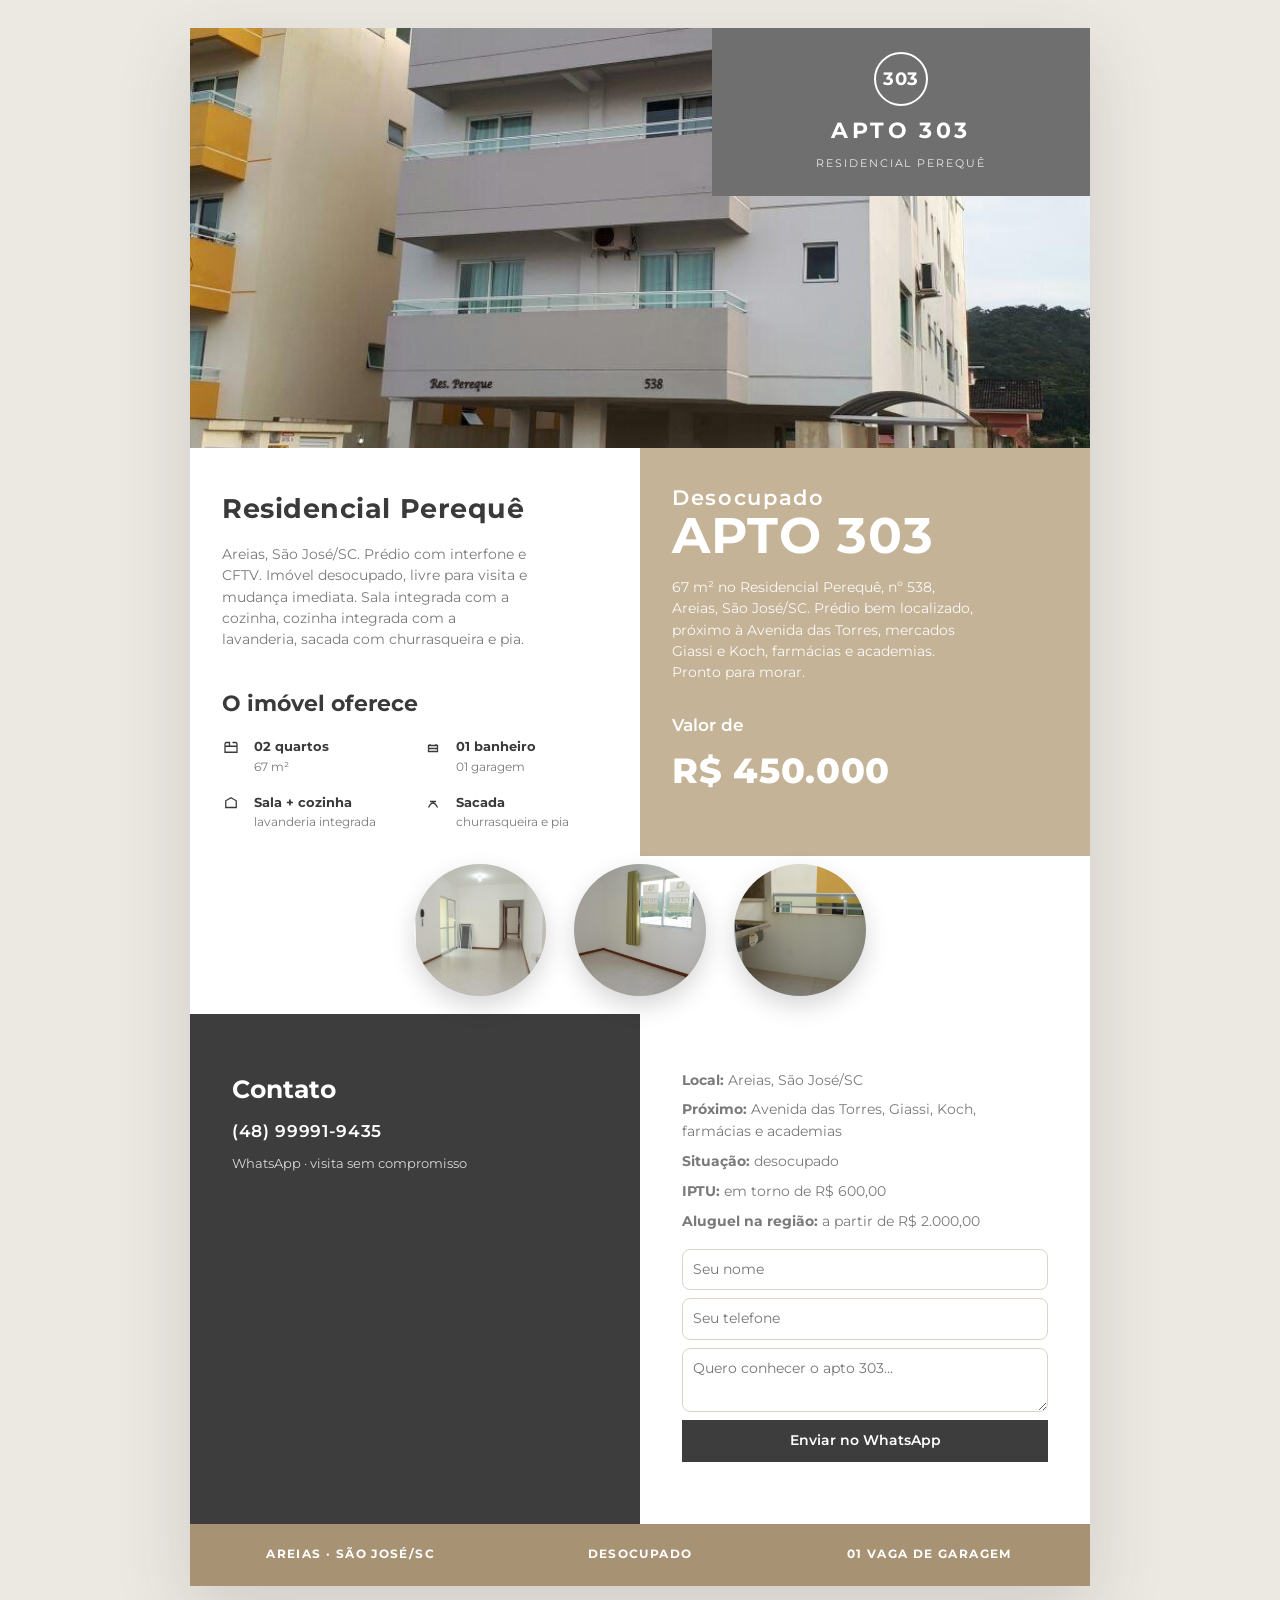
<file: index.html>
<!DOCTYPE html>
<html lang="pt-BR">
<head>
  <meta charset="UTF-8" />
  <meta name="viewport" content="width=device-width, initial-scale=1.0" />
  <title>Apto 303 — Residencial Perequê, Areias, São José/SC</title>
  <meta name="description" content="Apartamento 303 à venda no Residencial Perequê, Areias, São José/SC. 67 m², 2 quartos, 1 vaga, desocupado. R$ 450.000." />
  <meta property="og:title" content="Apto 303 à venda — Residencial Perequê, São José/SC" />
  <meta property="og:description" content="67 m², 2 quartos, 1 vaga. Desocupado e pronto para morar. R$ 450.000. Areias, próximo à Av. das Torres, Giassi e Koch." />
  <meta property="og:type" content="website" />
  <meta property="og:url" content="https://bernardodossantoscintia-netizen.github.io/venda-apto-303-sao-jose/" />
  <meta property="og:image" content="https://bernardodossantoscintia-netizen.github.io/venda-apto-303-sao-jose/PHOTO-2026-09-20-13-25-24.jpg" />
  <meta name="twitter:card" content="summary_large_image" />
  <link rel="preconnect" href="https://fonts.googleapis.com" />
  <link rel="preconnect" href="https://fonts.gstatic.com" crossorigin />
  <link href="https://fonts.googleapis.com/css2?family=Montserrat:wght@400;500;600;700;800&display=swap" rel="stylesheet" />
  <style>
    :root {
      --ink: #3a3a3a;
      --muted: #7a7a7a;
      --white: #ffffff;
      --taupe: #c4b396;
      --taupe-dark: #a89274;
      --brand: #6f6f6f;
      --contact: #3d3d3d;
      --page: #ece8e2;
    }

    * { box-sizing: border-box; margin: 0; padding: 0; }

    body {
      font-family: Montserrat, sans-serif;
      color: var(--ink);
      background: var(--page);
      line-height: 1.55;
    }

    a { color: inherit; text-decoration: none; }

    .flyer {
      width: min(900px, calc(100% - 24px));
      margin: 28px auto;
      background: var(--white);
      box-shadow: 0 24px 70px rgba(58, 58, 58, 0.16);
    }

    .hero {
      position: relative;
      height: 420px;
      background: url("PHOTO-2026-09-20-13-25-24.jpg") center/cover no-repeat;
    }

    .hero-btn {
      position: absolute;
      inset: 0;
      border: 0;
      background: transparent;
      cursor: pointer;
    }

    .brand-box {
      position: absolute;
      top: 0;
      right: 0;
      width: 42%;
      min-height: 168px;
      background: var(--brand);
      color: #fff;
      display: flex;
      flex-direction: column;
      align-items: center;
      justify-content: center;
      gap: 8px;
      text-align: center;
    }

    .logo {
      width: 54px;
      height: 54px;
      border: 2px solid #fff;
      border-radius: 50%;
      display: grid;
      place-items: center;
      font-weight: 700;
      font-size: 1.1rem;
      letter-spacing: 0.04em;
    }

    .brand-box strong {
      font-size: 1.35rem;
      letter-spacing: 0.16em;
    }

    .brand-box span {
      font-size: 0.68rem;
      letter-spacing: 0.18em;
      opacity: 0.85;
    }

    .split {
      display: grid;
      grid-template-columns: 1fr 1fr;
    }

    .col {
      padding: 40px 32px 24px;
    }

    .col-right {
      background: var(--taupe);
      color: #fff;
    }

    .title {
      font-size: 1.7rem;
      font-weight: 700;
      letter-spacing: 0.02em;
      margin-bottom: 14px;
    }

    .title.big {
      font-size: clamp(2.2rem, 4.4vw, 3.1rem);
      line-height: 0.95;
      letter-spacing: 0.02em;
      margin-bottom: 18px;
    }

    .title.big small {
      display: block;
      font-size: 0.42em;
      letter-spacing: 0.08em;
      font-weight: 600;
      margin-bottom: 4px;
    }

    .copy {
      color: var(--muted);
      font-size: 0.86rem;
      max-width: 34ch;
    }

    .col-right .copy { color: rgba(255, 255, 255, 0.92); }

    .facilities {
      margin-top: 36px;
    }

    .facilities h3 {
      font-size: 1.35rem;
      margin-bottom: 16px;
    }

    .grid {
      display: grid;
      grid-template-columns: 1fr 1fr;
      gap: 16px 18px;
    }

    .item {
      display: grid;
      grid-template-columns: 22px 1fr;
      gap: 10px;
      align-items: start;
      font-size: 0.78rem;
      color: var(--muted);
    }

    .item svg {
      width: 18px;
      height: 18px;
      margin-top: 2px;
      fill: none;
      stroke: var(--ink);
      stroke-width: 1.7;
    }

    .item strong {
      display: block;
      color: var(--ink);
      font-size: 0.82rem;
    }

    .offer {
      margin-top: 28px;
      font-size: 1.05rem;
      font-weight: 600;
    }

    .price {
      margin-top: 6px;
      font-size: 2.2rem;
      font-weight: 800;
      letter-spacing: 0.02em;
    }

    .thumbs {
      display: flex;
      justify-content: center;
      gap: 28px;
      padding: 8px 24px 0;
      position: relative;
      z-index: 2;
      margin-bottom: -52px;
    }

    .thumb {
      width: 132px;
      height: 132px;
      border: 0;
      border-radius: 50%;
      background-size: cover;
      background-position: center;
      cursor: pointer;
      box-shadow: 0 10px 24px rgba(0, 0, 0, 0.16);
    }

    .contact {
      display: grid;
      grid-template-columns: 1fr 1fr;
      min-height: 210px;
      padding-top: 70px;
    }

    .contact-dark {
      background: var(--contact);
      color: #fff;
      padding: 56px 42px 36px;
    }

    .contact-light {
      background: var(--white);
      padding: 56px 42px 36px;
      color: var(--muted);
      font-size: 0.88rem;
    }

    .contact-dark h3 {
      font-size: 1.55rem;
      margin-bottom: 10px;
    }

    .phone {
      font-size: 1.05rem;
      font-weight: 600;
      letter-spacing: 0.04em;
    }

    .contact-dark p:last-child {
      margin-top: 8px;
      font-size: 0.82rem;
      opacity: 0.8;
    }

    .contact-light p + p { margin-top: 8px; }

    form {
      display: grid;
      gap: 8px;
      margin-top: 16px;
    }

    input, textarea, button {
      font: inherit;
    }

    input, textarea {
      width: 100%;
      border: 1px solid #ddd4c6;
      border-radius: 8px;
      padding: 9px 10px;
    }

    textarea { min-height: 64px; resize: vertical; }

    button, .whats {
      display: inline-flex;
      align-items: center;
      justify-content: center;
      border: 0;
      background: var(--contact);
      color: #fff;
      padding: 10px 14px;
      font-weight: 600;
      cursor: pointer;
    }

    .status {
      min-height: 18px;
      font-size: 0.78rem;
    }

    .bar {
      background: var(--taupe-dark);
      color: #fff;
      display: grid;
      grid-template-columns: repeat(3, 1fr);
      text-align: center;
      padding: 22px 16px;
      font-size: 0.72rem;
      letter-spacing: 0.12em;
      font-weight: 700;
    }

    .lightbox {
      position: fixed;
      inset: 0;
      background: rgba(32, 32, 32, 0.88);
      display: none;
      place-items: center;
      z-index: 100;
      padding: 24px;
    }

    .lightbox.open { display: grid; }

    .lightbox img {
      max-width: 100%;
      max-height: 86vh;
    }

    @media (max-width: 560px) {
      .flyer { margin: 0; width: 100%; }
      .hero { height: 280px; }
      .brand-box { width: 48%; min-height: 130px; }
      .split, .contact, .bar { grid-template-columns: 1fr; }
      .col, .contact-dark, .contact-light { padding: 32px 22px; }
      .thumbs { gap: 12px; margin-bottom: -36px; }
      .thumb { width: 96px; height: 96px; }
      .contact { padding-top: 48px; }
    }
  </style>
</head>
<body>
  <article class="flyer">
    <header class="hero">
      <button class="hero-btn" data-photo="PHOTO-2026-09-20-13-25-24.jpg" aria-label="Abrir foto da fachada do prédio"></button>
      <div class="brand-box">
        <div class="logo">303</div>
        <strong>APTO 303</strong>
        <span>RESIDENCIAL PEREQUÊ</span>
      </div>
    </header>

    <section class="split">
      <div class="col">
        <h2 class="title">Residencial Perequê</h2>
        <p class="copy">Areias, São José/SC. Prédio com interfone e CFTV. Imóvel desocupado, livre para visita e mudança imediata. Sala integrada com a cozinha, cozinha integrada com a lavanderia, sacada com churrasqueira e pia.</p>
        <div class="facilities">
          <h3>O imóvel oferece</h3>
          <div class="grid">
            <div class="item">
              <svg viewBox="0 0 24 24"><path d="M4 11h16v8H4zM4 11V8a2 2 0 0 1 2-2h4v5M14 6h4a2 2 0 0 1 2 2v3"/></svg>
              <div><strong>02 quartos</strong>67 m²</div>
            </div>
            <div class="item">
              <svg viewBox="0 0 24 24"><path d="M6 10h12v8H6zM8 10V8m8 2V8M6 14h12"/></svg>
              <div><strong>01 banheiro</strong>01 garagem</div>
            </div>
            <div class="item">
              <svg viewBox="0 0 24 24"><path d="M5 18V9l7-4 7 4v9H5z"/></svg>
              <div><strong>Sala + cozinha</strong>lavanderia integrada</div>
            </div>
            <div class="item">
              <svg viewBox="0 0 24 24"><path d="M6 18c2-4 4-6 6-6s4 2 6 6M8 10h8"/></svg>
              <div><strong>Sacada</strong>churrasqueira e pia</div>
            </div>
          </div>
        </div>
      </div>

      <div class="col col-right">
        <h2 class="title big"><small>Desocupado</small>APTO 303</h2>
        <p class="copy">67 m² no Residencial Perequê, nº 538, Areias, São José/SC. Prédio bem localizado, próximo à Avenida das Torres, mercados Giassi e Koch, farmácias e academias. Pronto para morar.</p>
        <p class="offer">Valor de</p>
        <p class="price">R$ 450.000</p>
      </div>
    </section>

    <div class="thumbs">
      <button class="thumb" data-photo="PHOTO-2026-09-20-13-29-10-3.jpg" style="background-image:url('PHOTO-2026-09-20-13-29-10-3.jpg')" aria-label="Abrir foto da sala"></button>
      <button class="thumb" data-photo="PHOTO-2026-09-20-13-25-24-4.jpg" style="background-image:url('PHOTO-2026-09-20-13-25-24-4.jpg')" aria-label="Abrir foto do quarto"></button>
      <button class="thumb" data-photo="PHOTO-2026-09-20-13-29-10-2.jpg" style="background-image:url('PHOTO-2026-09-20-13-29-10-2.jpg')" aria-label="Abrir foto da sacada"></button>
    </div>

    <section class="contact" id="visita">
      <div class="contact-dark">
        <h3>Contato</h3>
        <a class="phone" href="https://wa.me/5548999919435" target="_blank" rel="noopener noreferrer">(48) 99991-9435</a>
        <p>WhatsApp · visita sem compromisso</p>
      </div>
      <div class="contact-light">
        <p><strong>Local:</strong> Areias, São José/SC</p>
        <p><strong>Próximo:</strong> Avenida das Torres, Giassi, Koch, farmácias e academias</p>
        <p><strong>Situação:</strong> desocupado</p>
        <p><strong>IPTU:</strong> em torno de R$ 600,00</p>
        <p><strong>Aluguel na região:</strong> a partir de R$ 2.000,00</p>
        <form id="visita-form">
          <input id="nome" name="nome" type="text" required placeholder="Seu nome" />
          <input id="telefone" name="telefone" type="tel" required placeholder="Seu telefone" />
          <textarea id="mensagem" name="mensagem" placeholder="Quero conhecer o apto 303..."></textarea>
          <button type="submit">Enviar no WhatsApp</button>
          <p class="status" id="form-status" aria-live="polite"></p>
        </form>
      </div>
    </section>

    <footer class="bar">
      <span>AREIAS · SÃO JOSÉ/SC</span>
      <span>DESOCUPADO</span>
      <span>01 VAGA DE GARAGEM</span>
    </footer>
  </article>

  <div class="lightbox" id="lightbox" role="dialog" aria-modal="true" aria-label="Foto ampliada">
    <img id="lightbox-image" alt="Foto do apartamento" />
  </div>

  <script src="script.js"></script>
</body>
</html>
</file>
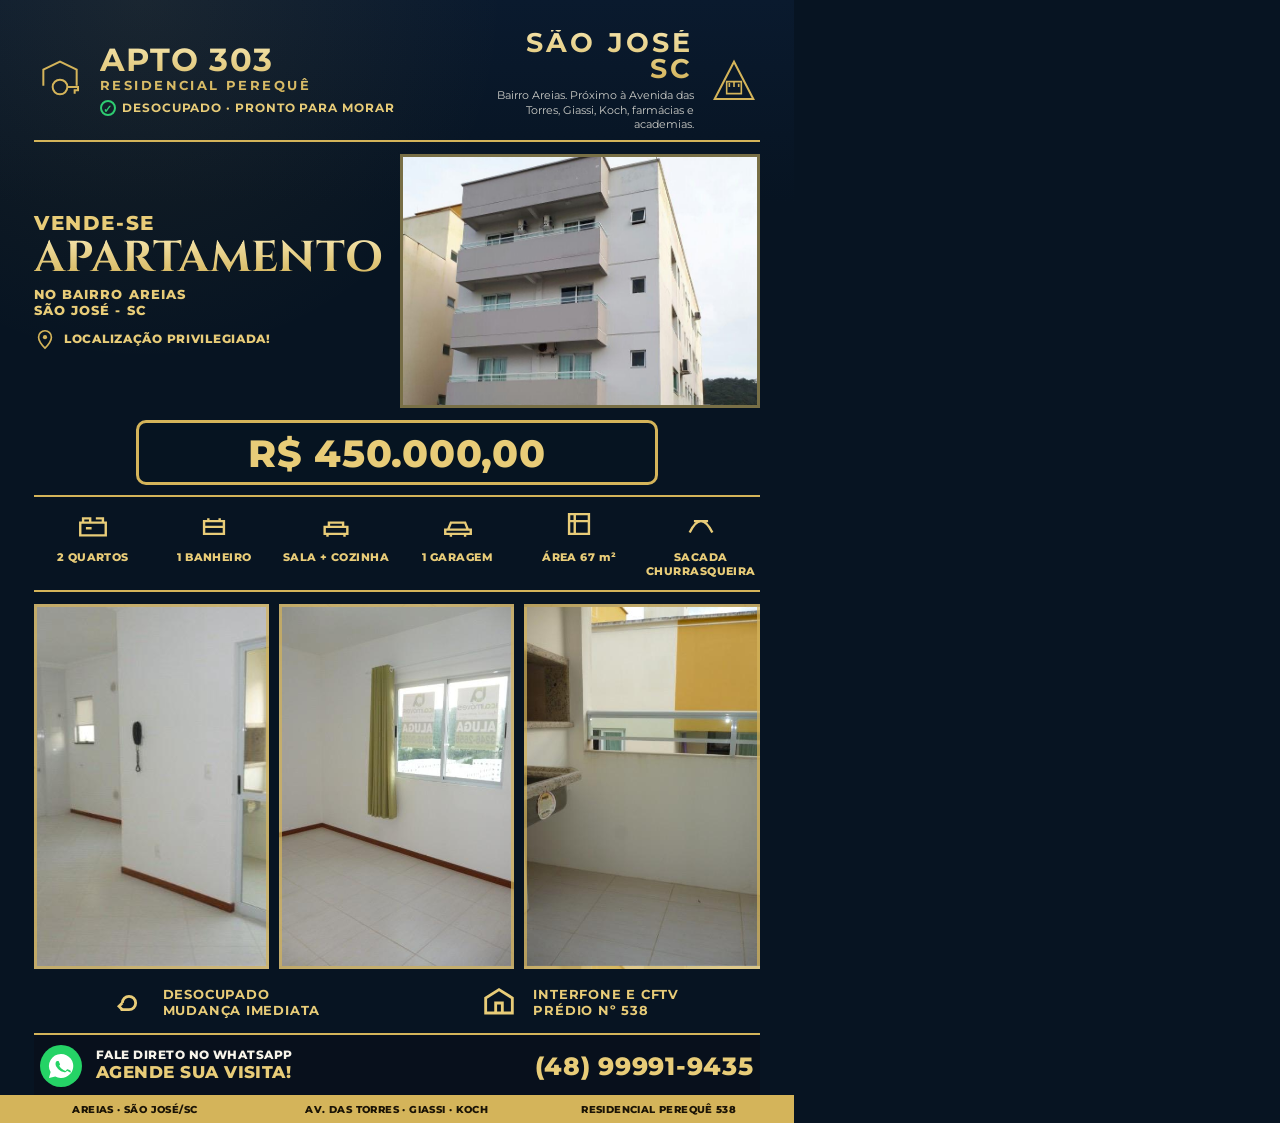
<file: Infografico venda apto 2.html>
<!DOCTYPE html>
<html lang="pt-BR">
<head>
  <meta charset="UTF-8" />
  <meta name="viewport" content="width=device-width, initial-scale=1.0" />
  <title>Apto 303 — Infográfico 2</title>
  <link rel="preconnect" href="https://fonts.googleapis.com" />
  <link rel="preconnect" href="https://fonts.gstatic.com" crossorigin />
  <link href="https://fonts.googleapis.com/css2?family=Cinzel:wght@600;700;800&family=Montserrat:wght@500;600;700;800&display=swap" rel="stylesheet" />
  <style>
    :root {
      --navy: #071422;
      --navy-2: #0b1c30;
      --gold: #d4b45a;
      --gold-2: #e8cc78;
      --gold-3: #f3e2a8;
      --white: #f7f4ea;
    }

    * { box-sizing: border-box; margin: 0; padding: 0; }

    html, body {
      width: 210mm;
      height: 297mm;
      overflow: hidden;
      background: var(--navy);
      font-family: Montserrat, sans-serif;
      color: var(--white);
    }

    .stage {
      display: grid;
      place-items: start center;
      padding: 0;
      width: 210mm;
      height: 297mm;
    }

    .flyer {
      width: 210mm;
      height: 297mm;
      display: flex;
      flex-direction: column;
      overflow: hidden;
      background:
        radial-gradient(circle at 18% 0%, rgba(212, 180, 90, 0.08), transparent 28%),
        linear-gradient(180deg, #0a1a2e 0%, var(--navy) 18%, var(--navy) 100%);
      border: 0;
      box-shadow: none;
      padding: 8mm 9mm 0;
    }

    .gold {
      background: linear-gradient(180deg, var(--gold-3), var(--gold));
      -webkit-background-clip: text;
      background-clip: text;
      color: transparent;
    }

    .header {
      display: grid;
      grid-template-columns: 1.05fr 0.95fr;
      gap: 10px;
      align-items: center;
      padding-bottom: 8px;
      border-bottom: 2px solid var(--gold);
    }

    .brand-left, .brand-right {
      display: flex;
      align-items: center;
      gap: 14px;
    }

    .brand-right { justify-content: flex-end; text-align: right; }

    .key-mark, .build-mark {
      width: 52px;
      height: 52px;
      flex: 0 0 auto;
    }

    .brand-left h1 {
      font-size: clamp(1.45rem, 3.4vw, 2rem);
      letter-spacing: 0.04em;
      line-height: 0.95;
    }

    .brand-left h1 small {
      display: block;
      font-size: 0.42em;
      letter-spacing: 0.18em;
      margin-top: 4px;
    }

    .creci {
      display: inline-flex;
      align-items: center;
      gap: 6px;
      margin-top: 8px;
      font-size: 0.72rem;
      font-weight: 700;
      letter-spacing: 0.08em;
      color: var(--gold-2);
    }

    .creci b {
      width: 16px;
      height: 16px;
      border: 2px solid #2ecc71;
      border-radius: 50%;
      display: grid;
      place-items: center;
      color: #2ecc71;
      font-size: 0.7rem;
    }

    .brand-right strong {
      display: block;
      font-size: clamp(1.2rem, 2.8vw, 1.7rem);
      letter-spacing: 0.12em;
      line-height: 0.95;
    }

    .brand-right span {
      display: block;
      margin-top: 6px;
      max-width: 32ch;
      font-size: 0.68rem;
      line-height: 1.35;
      color: rgba(247, 244, 234, 0.82);
    }

    .hero {
      display: grid;
      grid-template-columns: 0.86fr 1.14fr;
      gap: 16px;
      padding: 12px 0 10px;
      align-items: center;
    }

    .kicker {
      color: var(--gold-2);
      font-size: 1.25rem;
      font-weight: 800;
      letter-spacing: 0.08em;
    }

    .hero h2 {
      font-family: Cinzel, serif;
      font-size: 2.7rem;
      line-height: 0.9;
      letter-spacing: 0.01em;
      margin: 4px 0 8px;
    }

    .place {
      font-size: 0.82rem;
      font-weight: 800;
      letter-spacing: 0.08em;
      color: var(--gold-2);
    }

    .pin {
      display: flex;
      align-items: center;
      gap: 8px;
      margin-top: 10px;
      font-size: 0.74rem;
      font-weight: 800;
      letter-spacing: 0.06em;
      color: var(--gold-2);
    }

    .pin svg { width: 22px; height: 22px; }

    .hero-photo {
      min-height: 248px;
      overflow: hidden;
      border: 3px solid rgba(212, 180, 90, 0.55);
      background: #0a1a2e;
    }

    .hero-photo img {
      width: 100%;
      height: 248px;
      object-fit: cover;
      object-position: right center;
      display: block;
    }

    .price {
      display: flex;
      justify-content: center;
      margin: 2px 0 10px;
    }

    .price b {
      min-width: 72%;
      text-align: center;
      border: 3px solid var(--gold);
      border-radius: 10px;
      padding: 8px 22px 6px;
      font-size: 2.35rem;
      font-weight: 800;
      letter-spacing: 0.02em;
      color: var(--gold-2);
      background: rgba(7, 20, 34, 0.55);
    }

    .stats {
      display: grid;
      grid-template-columns: repeat(6, minmax(0, 1fr));
      gap: 4px;
      padding: 10px 0 12px;
      border-top: 2px solid var(--gold);
      border-bottom: 2px solid var(--gold);
      text-align: center;
    }

    .stat svg {
      width: 34px;
      height: 34px;
      margin: 0 auto 6px;
      stroke: var(--gold-2);
      fill: none;
      stroke-width: 1.7;
    }

    .stat strong, .stat span {
      display: block;
      font-size: 0.68rem;
      font-weight: 800;
      letter-spacing: 0.04em;
      color: var(--gold-2);
      line-height: 1.25;
    }

    .shots {
      display: grid;
      grid-template-columns: 1fr 1fr 1fr;
      gap: 10px;
      padding: 12px 0 10px;
      flex: 1;
      min-height: 0;
    }

    .shots div {
      height: 100%;
      min-height: 132px;
      border: 3px solid rgba(212, 180, 90, 0.7);
      background-size: cover;
      background-position: center;
    }

    .banners {
      display: grid;
      grid-template-columns: 1fr 1fr;
      gap: 12px;
      padding: 4px 4px 10px;
    }

    .banner {
      display: flex;
      align-items: center;
      justify-content: center;
      gap: 14px;
      text-align: left;
    }

    .banner svg {
      width: 40px;
      height: 40px;
      flex: 0 0 auto;
      stroke: var(--gold-2);
      fill: none;
      stroke-width: 1.7;
    }

    .banner strong {
      display: block;
      color: var(--gold-2);
      font-size: 0.82rem;
      letter-spacing: 0.06em;
      line-height: 1.2;
    }

    .cta {
      display: grid;
      grid-template-columns: 1.15fr 0.85fr;
      align-items: center;
      background: #08101c;
      border-top: 2px solid var(--gold);
      padding: 10px 6px 8px;
    }

    .cta-left {
      display: flex;
      align-items: center;
      gap: 14px;
    }

    .wa {
      width: 42px;
      height: 42px;
      border-radius: 50%;
      background: #25d366;
      display: grid;
      place-items: center;
      flex: 0 0 auto;
    }

    .cta-left p {
      font-size: 0.72rem;
      font-weight: 800;
      letter-spacing: 0.04em;
      line-height: 1.2;
    }

    .cta-left p span {
      display: block;
      color: var(--gold-2);
      font-size: 1.05rem;
    }

    .phone {
      text-align: right;
      font-size: 1.55rem;
      font-weight: 800;
      letter-spacing: 0.03em;
      color: var(--gold-2);
    }

    .foot {
      display: grid;
      grid-template-columns: repeat(3, 1fr);
      gap: 8px;
      background: var(--gold);
      color: #1b1406;
      text-align: center;
      font-size: 0.62rem;
      font-weight: 800;
      letter-spacing: 0.04em;
      padding: 8px 8px;
      margin: 0 -9mm;
    }

    @page { size: A4 portrait; margin: 0; }

    @media print {
      html, body, .stage {
        width: 210mm;
        height: 297mm;
        background: var(--navy);
        padding: 0;
        margin: 0;
        -webkit-print-color-adjust: exact;
        print-color-adjust: exact;
      }
      .flyer { box-shadow: none; }
    }
  </style>
</head>
<body>
  <main class="stage">
    <article class="flyer" id="flyer">
      <header class="header">
        <div class="brand-left">
          <svg class="key-mark" viewBox="0 0 78 78" aria-hidden="true">
            <path d="M14 46 V22 l25-12 25 12 v24" fill="none" stroke="#d4b45a" stroke-width="3"/>
            <circle cx="39" cy="48" r="11" fill="none" stroke="#d4b45a" stroke-width="3"/>
            <path d="M50 48 h16 v5 h-5 v5" fill="none" stroke="#d4b45a" stroke-width="3"/>
          </svg>
          <div>
            <h1 class="gold">APTO 303<small>RESIDENCIAL PEREQUÊ</small></h1>
            <p class="creci"><b>✓</b> DESOCUPADO · PRONTO PARA MORAR</p>
          </div>
        </div>
        <div class="brand-right">
          <div>
            <strong class="gold">SÃO JOSÉ<br />SC</strong>
            <span>Bairro Areias. Próximo à Avenida das Torres, Giassi, Koch, farmácias e academias.</span>
          </div>
          <svg class="build-mark" viewBox="0 0 78 78" aria-hidden="true">
            <path d="M10 66 L39 10 68 66 Z" fill="none" stroke="#d4b45a" stroke-width="3"/>
            <path d="M28 58 h22 v-18 h-22z M32 48 v-6 M39 48 v-8 M46 48 v-5" fill="none" stroke="#d4b45a" stroke-width="2.4"/>
          </svg>
        </div>
      </header>

      <section class="hero">
        <div>
          <p class="kicker">VENDE-SE</p>
          <h2 class="gold">APARTAMENTO</h2>
          <p class="place">NO BAIRRO AREIAS<br />SÃO JOSÉ - SC</p>
          <p class="pin">
            <svg viewBox="0 0 24 24"><path d="M12 22s7-7.2 7-12a7 7 0 1 0-14 0c0 4.8 7 12 7 12z" fill="none" stroke="#d4b45a" stroke-width="1.8"/><circle cx="12" cy="10" r="2.3" fill="#d4b45a"/></svg>
            LOCALIZAÇÃO PRIVILEGIADA!
          </p>
        </div>
        <div class="hero-photo">
          <img src="hero-predio.jpg" alt="Fachada do Residencial Perequê, nº 538" />
        </div>
      </section>

      <p class="price"><b>R$ 450.000,00</b></p>

      <section class="stats">
        <div class="stat">
          <svg viewBox="0 0 24 24"><path d="M3 11h18v9H3zM5 11V8h5v3M14 8h5v3M7 15h4"/></svg>
          <strong>2 QUARTOS</strong>
        </div>
        <div class="stat">
          <svg viewBox="0 0 24 24"><path d="M5 10h14v9H5zM8 10V8m8 2V8M5 14h14"/></svg>
          <strong>1 BANHEIRO</strong>
        </div>
        <div class="stat">
          <svg viewBox="0 0 24 24"><path d="M4 14h16v5H4zM7 14V11h10v3M6 19v2M18 19v2"/></svg>
          <strong>SALA + COZINHA</strong>
        </div>
        <div class="stat">
          <svg viewBox="0 0 24 24"><path d="M3 16h18v3H3zM5 16l2-5h10l2 5M7 19v2M17 19v2"/></svg>
          <strong>1 GARAGEM</strong>
        </div>
        <div class="stat">
          <svg viewBox="0 0 24 24"><path d="M5 5h14v14H5zM9 5v14M5 10h14"/></svg>
          <strong>ÁREA 67 m²</strong>
        </div>
        <div class="stat">
          <svg viewBox="0 0 24 24"><path d="M4 18c3-6 6-8 8-8s5 2 8 8M7 10h10"/></svg>
          <strong>SACADA</strong>
          <span>CHURRASQUEIRA</span>
        </div>
      </section>

      <section class="shots">
        <div style="background-image:url('PHOTO-2026-09-20-13-29-10.jpg')" role="img" aria-label="Sala"></div>
        <div style="background-image:url('PHOTO-2026-09-20-13-25-24-4.jpg')" role="img" aria-label="Quarto"></div>
        <div style="background-image:url('PHOTO-2026-09-20-13-29-10-2.jpg')" role="img" aria-label="Sacada"></div>
      </section>

      <section class="banners">
        <div class="banner">
          <svg viewBox="0 0 24 24"><path d="M8 12a4 4 0 1 1 4 4H7"/><path d="M8 16l-2-2 2-2"/></svg>
          <div>
            <strong>DESOCUPADO</strong>
            <strong>MUDANÇA IMEDIATA</strong>
          </div>
        </div>
        <div class="banner">
          <svg viewBox="0 0 24 24"><path d="M4 18V9l8-5 8 5v9H4z"/><path d="M10 18v-6h4v6"/></svg>
          <div>
            <strong>INTERFONE E CFTV</strong>
            <strong>PRÉDIO Nº 538</strong>
          </div>
        </div>
      </section>

      <section class="cta">
        <div class="cta-left">
          <div class="wa" aria-hidden="true">
            <svg viewBox="0 0 24 24" width="32" height="32"><path fill="#fff" d="M12 3a9 9 0 0 0-7.8 13.5L3 21l4.7-1.2A9 9 0 1 0 12 3zm4.6 12.6c-.2.5-1 .9-1.4 1-.4.1-.8.1-2.6-.5-2.2-.8-3.6-2.9-3.7-3.1-.1-.2-1-1.3-1-2.5s.6-1.8.8-2 .4-.3.6-.3h.5c.2 0 .4 0 .6.5.2.6.7 1.7.8 1.8s.1.3 0 .5l-.3.4c-.1.2-.3.3-.1.6.2.3.8 1.3 1.7 2.1 1.2 1 2.2 1.3 2.5 1.5s.4 0 .6-.1l.8-.9c.2-.2.4-.2.6-.1.2.1 1.5.7 1.8.8s.4.2.5.3c.1.4 0 .9-.2 1.4z"/></svg>
          </div>
          <p>FALE DIRETO NO WHATSAPP<br /><span>AGENDE SUA VISITA!</span></p>
        </div>
        <p class="phone">(48) 99991-9435</p>
      </section>

      <footer class="foot">
        <span>AREIAS · SÃO JOSÉ/SC</span>
        <span>AV. DAS TORRES · GIASSI · KOCH</span>
        <span>RESIDENCIAL PEREQUÊ 538</span>
      </footer>
    </article>
  </main>
</body>
</html>
</file>
